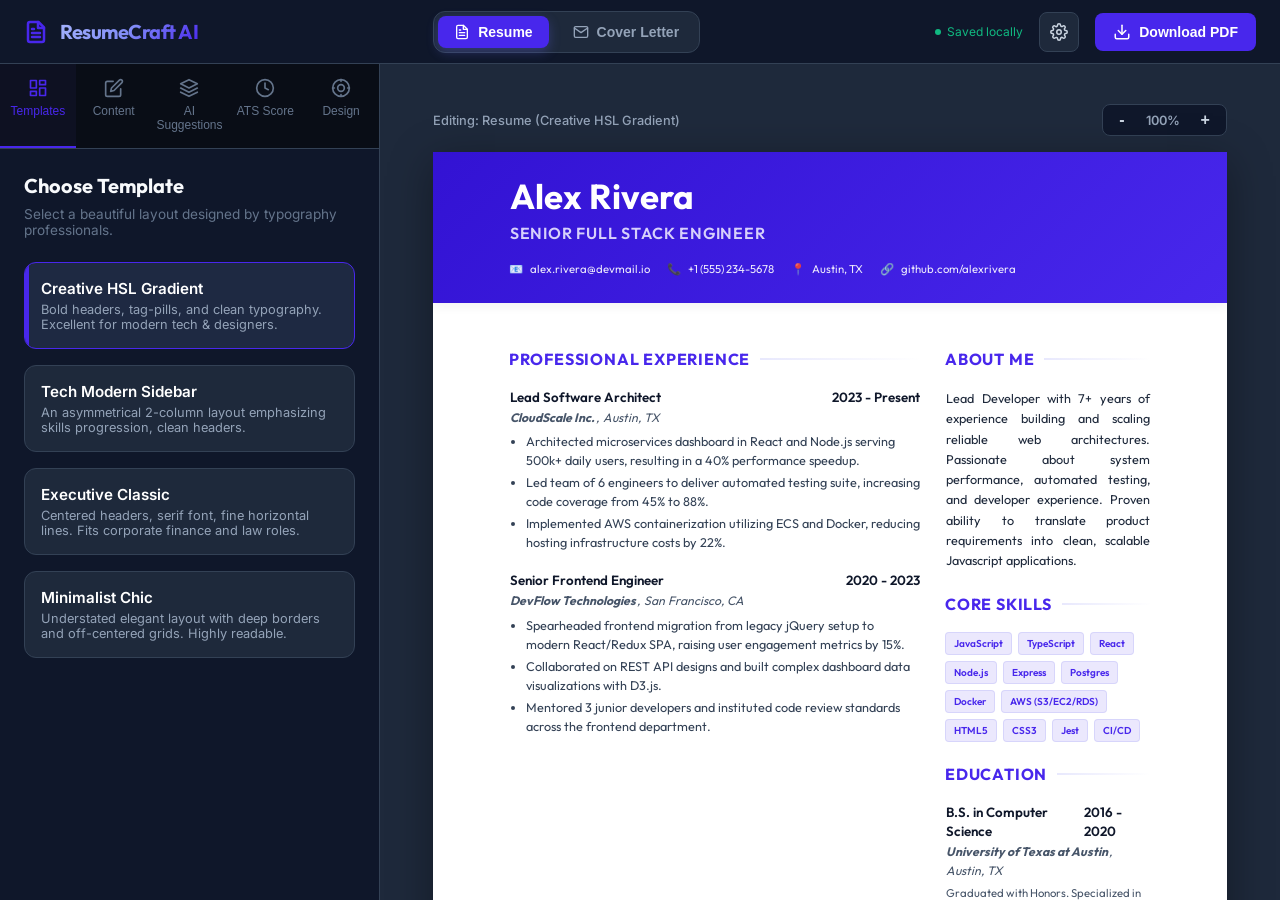
<file: index.html>
<!DOCTYPE html>
<html lang="en">
<head>
  <meta charset="UTF-8">
  <meta name="viewport" content="width=device-width, initial-scale=1.0">
  <title>ResumeCraft AI - Canva-Like AI Resume & Cover Letter Builder</title>
  <link rel="stylesheet" href="styles.css">
</head>
<body>
  <div class="app-container">
    <!-- Top Navigation Bar -->
    <header class="app-header">
      <div class="logo-section">
        <svg xmlns="http://www.w3.org/2000/svg" width="24" height="24" viewBox="0 0 24 24" fill="none" stroke="currentColor" stroke-width="2.5" stroke-linecap="round" stroke-linejoin="round">
          <path d="M14.5 2H6a2 2 0 0 0-2 2v16a2 2 0 0 0 2 2h12a2 2 0 0 0 2-2V7.5L14.5 2z"></path>
          <polyline points="14 2 14 8 20 8"></polyline>
          <line x1="16" y1="13" x2="8" y2="13"></line>
          <line x1="16" y1="17" x2="8" y2="17"></line>
          <line x1="10" y1="9" x2="8" y2="9"></line>
        </svg>
        <span class="logo-text">ResumeCraft AI</span>
      </div>
      <!-- Resume / Cover Letter Mode Switcher -->
      <div class="header-center-controls">
        <button id="tabResume" class="tab-btn active">
          <svg xmlns="http://www.w3.org/2000/svg" width="16" height="16" viewBox="0 0 24 24" fill="none" stroke="currentColor" stroke-width="2" stroke-linecap="round" stroke-linejoin="round"><path d="M14 2H6a2 2 0 0 0-2 2v16a2 2 0 0 0 2 2h12a2 2 0 0 0 2-2V8z"></path><polyline points="14 2 14 8 20 8"></polyline><line x1="16" y1="13" x2="8" y2="13"></line><line x1="16" y1="17" x2="8" y2="17"></line><polyline points="10 9 9 9 8 9"></polyline></svg>
          Resume
        </button>
        <button id="tabCoverLetter" class="tab-btn">
          <svg xmlns="http://www.w3.org/2000/svg" width="16" height="16" viewBox="0 0 24 24" fill="none" stroke="currentColor" stroke-width="2" stroke-linecap="round" stroke-linejoin="round"><path d="M4 4h16c1.1 0 2 .9 2 2v12c0 1.1-.9 2-2 2H4c-1.1 0-2-.9-2-2V6c0-1.1.9-2 2-2z"></path><polyline points="22,6 12,13 2,6"></polyline></svg>
          Cover Letter
        </button>
      </div>
      <!-- Header actions (Saving indicator, Download) -->
      <div class="header-actions">
        <div class="autosave-status saved" id="autosaveStatus">
          <span class="autosave-dot"></span>
          <span id="autosaveText">Saved locally</span>
        </div>
        <button id="settingsBtn" class="btn-secondary" style="padding: 10px; display: flex; align-items: center; justify-content: center;" title="API Settings">
          <svg xmlns="http://www.w3.org/2000/svg" width="18" height="18" viewBox="0 0 24 24" fill="none" stroke="currentColor" stroke-width="2" stroke-linecap="round" stroke-linejoin="round">
            <circle cx="12" cy="12" r="3"></circle>
            <path d="M19.4 15a1.65 1.65 0 0 0 .33 1.82l.06.06a2 2 0 1 1-2.83 2.83l-.06-.06a1.65 1.65 0 0 0-1.82-.33 1.65 1.65 0 0 0-1 1.51V21a2 2 0 0 1-4 0v-.09A1.65 1.65 0 0 0 9 19.4a1.65 1.65 0 0 0-1.82.33l-.06.06a2 2 0 1 1-2.83-2.83l.06-.06a1.65 1.65 0 0 0 .33-1.82 1.65 1.65 0 0 0-1.51-1H3a2 2 0 0 1 0-4h.09A1.65 1.65 0 0 0 4.6 9a1.65 1.65 0 0 0-.33-1.82l-.06-.06a2 2 0 1 1 2.83-2.83l.06.06a1.65 1.65 0 0 0 1.82.33H9a1.65 1.65 0 0 0 1-1.51V3a2 2 0 0 1 4 0v.09a1.65 1.65 0 0 0 1 1.51 1.65 1.65 0 0 0 1.82-.33l.06-.06a2 2 0 1 1 2.83 2.83l-.06.06a1.65 1.65 0 0 0-.33 1.82V9a1.65 1.65 0 0 0 1.51 1H21a2 2 0 0 1 0 4h-.09a1.65 1.65 0 0 0-1.51 1z"></path>
          </svg>
        </button>
        <button id="exportPdfBtn" class="btn-primary">
          <svg xmlns="http://www.w3.org/2000/svg" width="18" height="18" viewBox="0 0 24 24" fill="none" stroke="currentColor" stroke-width="2" stroke-linecap="round" stroke-linejoin="round">
            <path d="M21 15v4a2 2 0 0 1-2 2H5a2 2 0 0 1-2-2v-4"></path>
            <polyline points="7 10 12 15 17 10"></polyline>
            <line x1="12" y1="15" x2="12" y2="3"></line>
          </svg>
          Download PDF
        </button>
      </div>
    </header>
    <!-- Main Workspace Container -->
    <main class="workspace-body">
      
      <!-- Left Controls Sidebar -->
      <aside class="editor-sidebar">
        <!-- Sidebar Navigation Tabs -->
        <nav class="sidebar-tabs">
          <button class="sidebar-tab-btn active" data-target="panelTemplates">
            <svg xmlns="http://www.w3.org/2000/svg" viewBox="0 0 24 24" fill="none" stroke="currentColor" stroke-width="2" stroke-linecap="round" stroke-linejoin="round">
              <rect x="3" y="3" width="7" height="9"></rect>
              <rect x="14" y="3" width="7" height="5"></rect>
              <rect x="14" y="12" width="7" height="9"></rect>
              <rect x="3" y="16" width="7" height="5"></rect>
            </svg>
            Templates
          </button>
          <button class="sidebar-tab-btn" data-target="panelContent">
            <svg xmlns="http://www.w3.org/2000/svg" viewBox="0 0 24 24" fill="none" stroke="currentColor" stroke-width="2" stroke-linecap="round" stroke-linejoin="round">
              <path d="M11 4H4a2 2 0 0 0-2 2v14a2 2 0 0 0 2 2h14a2 2 0 0 0 2-2v-7"></path>
              <path d="M18.5 2.5a2.121 2.121 0 1 1 3 3L12 15l-4 1 1-4z"></path>
            </svg>
            Content
          </button>
          <button class="sidebar-tab-btn" data-target="panelAI">
            <svg xmlns="http://www.w3.org/2000/svg" viewBox="0 0 24 24" fill="none" stroke="currentColor" stroke-width="2" stroke-linecap="round" stroke-linejoin="round">
              <polygon points="12 2 2 7 12 12 22 7 12 2"></polygon>
              <polyline points="2 17 12 22 22 17"></polyline>
              <polyline points="2 12 12 17 22 12"></polyline>
            </svg>
            AI Suggestions
          </button>
          <button class="sidebar-tab-btn" data-target="panelATS">
            <svg xmlns="http://www.w3.org/2000/svg" viewBox="0 0 24 24" fill="none" stroke="currentColor" stroke-width="2" stroke-linecap="round" stroke-linejoin="round">
              <circle cx="12" cy="12" r="10"></circle>
              <polyline points="12 6 12 12 16 14"></polyline>
            </svg>
            ATS Score
          </button>
          <button class="sidebar-tab-btn" data-target="panelDesign">
            <svg xmlns="http://www.w3.org/2000/svg" viewBox="0 0 24 24" fill="none" stroke="currentColor" stroke-width="2" stroke-linecap="round" stroke-linejoin="round">
              <path d="M12 22c5.523 0 10-4.477 10-10S17.523 2 12 2 2 6.477 2 12s4.477 10 10 10z"></path>
              <path d="M12 16a4 4 0 1 0 0-8 4 4 0 0 0 0 8z"></path>
              <line x1="12" y1="2" x2="12" y2="4"></line>
              <line x1="12" y1="20" x2="12" y2="22"></line>
              <line x1="2" y1="12" x2="4" y2="12"></line>
              <line x1="20" y1="12" x2="22" y2="12"></line>
            </svg>
            Design
          </button>
        </nav>
        <!-- Sidebar Content Panels -->
        <div class="panel-container">
          
          <!-- Panel 1: Templates -->
          <div class="panel-content active" id="panelTemplates">
            <h2 class="panel-title">Choose Template</h2>
            <p class="panel-desc">Select a beautiful layout designed by typography professionals.</p>
            <div class="templates-grid">
              <div class="template-card active" data-template="creative">
                <div class="template-card-title">Creative HSL Gradient</div>
                <div class="template-card-desc">Bold headers, tag-pills, and clean typography. Excellent for modern tech & designers.</div>
              </div>
              <div class="template-card" data-template="tech">
                <div class="template-card-title">Tech Modern Sidebar</div>
                <div class="template-card-desc">An asymmetrical 2-column layout emphasizing skills progression, clean headers.</div>
              </div>
              <div class="template-card" data-template="executive">
                <div class="template-card-title">Executive Classic</div>
                <div class="template-card-desc">Centered headers, serif font, fine horizontal lines. Fits corporate finance and law roles.</div>
              </div>
              <div class="template-card" data-template="minimalist">
                <div class="template-card-title">Minimalist Chic</div>
                <div class="template-card-desc">Understated elegant layout with deep borders and off-centered grids. Highly readable.</div>
              </div>
            </div>
          </div>
          <!-- Panel 2: Form Content Inputs -->
          <div class="panel-content" id="panelContent">
            <h2 class="panel-title">Fill Information</h2>
            <p class="panel-desc">All fields dynamically update in real-time on the canvas. You can edit directly on the page too!</p>
            
            <form id="contentForm">
              
              <!-- Section: Contact Details -->
              <div class="form-section-head">
                <span class="form-section-title">Contact Information</span>
              </div>
              <div class="form-group">
                <label for="inputName">Full Name</label>
                <input type="text" id="inputName" class="form-input" placeholder="John Doe">
              </div>
              <div class="form-group">
                <label for="inputTitle">Professional Title</label>
                <input type="text" id="inputTitle" class="form-input" placeholder="Senior Software Engineer">
              </div>
              <div class="form-group">
                <label for="inputEmail">Email Address</label>
                <input type="email" id="inputEmail" class="form-input" placeholder="john.doe@example.com">
              </div>
              <div class="form-group">
                <label for="inputPhone">Phone Number</label>
                <input type="text" id="inputPhone" class="form-input" placeholder="+1 (555) 019-2834">
              </div>
              <div class="form-group">
                <label for="inputLocation">Location</label>
                <input type="text" id="inputLocation" class="form-input" placeholder="San Francisco, CA">
              </div>
              <div class="form-group">
                <label for="inputLink">Portfolio / LinkedIn</label>
                <input type="text" id="inputLink" class="form-input" placeholder="linkedin.com/in/johndoe">
              </div>
              <!-- Section: Professional Summary -->
              <div class="form-section-head">
                <span class="form-section-title">Professional Summary</span>
              </div>
              <div class="form-group">
                <label for="inputSummary">Summary Paragraph</label>
                <textarea id="inputSummary" class="form-input" rows="4" placeholder="Briefly describe your career, main expertise, and key contributions."></textarea>
              </div>
              <!-- Section: Skills -->
              <div class="form-section-head">
                <span class="form-section-title">Core Skills</span>
              </div>
              <div class="form-group">
                <label for="inputSkills">Skills (comma separated)</label>
                <textarea id="inputSkills" class="form-input" rows="3" placeholder="JavaScript, React, Node.js, Project Management, Agile, SQL"></textarea>
              </div>
              <!-- Section: Experience -->
              <div class="form-section-head">
                <span class="form-section-title">Work Experience</span>
              </div>
              <div id="formExperienceList">
                <!-- Experience items dynamically injected here -->
              </div>
              <button type="button" id="btnAddExperience" class="add-btn">
                <svg xmlns="http://www.w3.org/2000/svg" width="16" height="16" viewBox="0 0 24 24" fill="none" stroke="currentColor" stroke-width="2" stroke-linecap="round" stroke-linejoin="round"><line x1="12" y1="5" x2="12" y2="19"></line><line x1="5" y1="12" x2="19" y2="12"></line></svg>
                Add Work Experience
              </button>
              <!-- Section: Education -->
              <div class="form-section-head">
                <span class="form-section-title">Education</span>
              </div>
              <div id="formEducationList">
                <!-- Education items dynamically injected here -->
              </div>
              <button type="button" id="btnAddEducation" class="add-btn">
                <svg xmlns="http://www.w3.org/2000/svg" width="16" height="16" viewBox="0 0 24 24" fill="none" stroke="currentColor" stroke-width="2" stroke-linecap="round" stroke-linejoin="round"><line x1="12" y1="5" x2="12" y2="19"></line><line x1="5" y1="12" x2="19" y2="12"></line></svg>
                Add Education
              </button>
              <!-- Section: Target Job for Cover Letter & ATS -->
              <div class="form-section-head">
                <span class="form-section-title">Target Job Details</span>
              </div>
              <div class="form-group">
                <label for="inputTargetCompany">Hiring Company Name</label>
                <input type="text" id="inputTargetCompany" class="form-input" placeholder="Google Inc.">
              </div>
              <div class="form-group">
                <label for="inputTargetJob">Target Job Title</label>
                <input type="text" id="inputTargetJob" class="form-input" placeholder="Senior Frontend Developer">
              </div>
              <div class="form-group">
                <label for="inputJobDesc">Job Description (For ATS Scan)</label>
                <textarea id="inputJobDesc" class="form-input" rows="4" placeholder="Paste the job description keywords here to check your ATS compatibility."></textarea>
              </div>
            </form>
          </div>
          <!-- Panel 3: AI Assistant Panel -->
          <div class="panel-content" id="panelAI">
            <h2 class="panel-title">AI Content Assistant</h2>
            <p class="panel-desc">Generate tailored content with Gemini AI or select a domain for offline suggestions.</p>
            
            <div class="form-group">
              <label for="aiJobSelect">Select Job Domain</label>
              <select id="aiJobSelect" class="form-input">
                <option value="software">Software Engineering</option>
                <option value="product">Product Management</option>
                <option value="marketing">Marketing Specialist</option>
                <option value="data">Data Analyst</option>
                <option value="finance">Financial Analyst</option>
                <option value="customer">Customer Success / Support</option>
              </select>
            </div>

            <!-- Live AI Actions -->
            <div class="ai-live-actions" style="margin-bottom: 24px; background-color: #1e293b; padding: 14px; border-radius: 12px; border: 1px solid var(--dark-border);">
              <span class="ai-pill" style="margin-bottom: 8px;">Gemini Live AI</span>
              <p style="font-size: 0.75rem; color: #94a3b8; margin-bottom: 12px; line-height: 1.4;">
                Generate customized resume sections or a full cover letter. (Requires API Key in Settings)
              </p>
              <button type="button" id="btnAiSummary" class="btn-primary" style="width: 100%; margin-bottom: 8px; justify-content: center; gap: 8px; font-size: 0.8rem; padding: 8px 12px;">
                <svg xmlns="http://www.w3.org/2000/svg" width="14" height="14" viewBox="0 0 24 24" fill="none" stroke="currentColor" stroke-width="2.5" stroke-linecap="round" stroke-linejoin="round">
                  <path d="M12 20h9"></path>
                  <path d="M16.5 3.5a2.121 2.121 0 0 1 3 3L7 19l-4 1 1-4L16.5 3.5z"></path>
                </svg>
                Write Tailored Summary
              </button>
              <button type="button" id="btnAiCoverLetter" class="btn-primary" style="width: 100%; margin-bottom: 8px; justify-content: center; gap: 8px; font-size: 0.8rem; padding: 8px 12px; background: linear-gradient(135deg, #8b5cf6 0%, #6366f1 100%);">
                <svg xmlns="http://www.w3.org/2000/svg" width="14" height="14" viewBox="0 0 24 24" fill="none" stroke="currentColor" stroke-width="2" stroke-linecap="round" stroke-linejoin="round">
                  <path d="M4 4h16c1.1 0 2 .9 2 2v12c0 1.1-.9 2-2 2H4c-1.1 0-2-.9-2-2V6c0-1.1.9-2 2-2z"></path>
                  <polyline points="22,6 12,13 2,6"></polyline>
                </svg>
                Generate Cover Letter
              </button>
              <button type="button" id="btnAiEnhanceExperience" class="btn-secondary" style="width: 100%; justify-content: center; gap: 8px; font-size: 0.8rem; padding: 8px 12px;">
                <svg xmlns="http://www.w3.org/2000/svg" width="14" height="14" viewBox="0 0 24 24" fill="none" stroke="currentColor" stroke-width="2" stroke-linecap="round" stroke-linejoin="round">
                  <polygon points="12 2 2 7 12 12 22 7 12 2"></polygon>
                  <polyline points="2 17 12 22 22 17"></polyline>
                  <polyline points="2 12 12 17 22 12"></polyline>
                </svg>
                STAR Method Experience Tailor
              </button>
            </div>

            <!-- Suggestion Areas -->
            <div class="ai-suggest-box">
              <span class="ai-pill">Offline Sample Summaries</span>
              <div id="aiSummarySuggestions">
                <!-- JS populated summaries -->
              </div>
            </div>
            <div class="ai-suggest-box" style="margin-top: 20px;">
              <span class="ai-pill">Offline Sample Bullet Points</span>
              <div id="aiExperienceSuggestions">
                <!-- JS populated bullet items -->
              </div>
            </div>
          </div>
          <!-- Panel 4: ATS Score -->
          <div class="panel-content" id="panelATS">
            <h2 class="panel-title">ATS Resume Scanner</h2>
            <p class="panel-desc">Evaluate your resume content against the pasted Job Description in real-time.</p>
            
            <div class="ats-score-container">
              <div class="ats-score-ring-wrap">
                <svg class="ats-score-ring">
                  <circle class="ats-score-ring-bg" cx="60" cy="60" r="50"></circle>
                  <circle id="atsProgressRing" class="ats-score-ring-progress" cx="60" cy="60" r="50"></circle>
                </svg>
                <div class="ats-score-value" id="atsScoreVal">0%</div>
              </div>
              <h3 style="color: white; margin-bottom: 6px;" id="atsStatusLabel">Needs Information</h3>
              <p style="font-size: 0.8rem; color: #94a3b8;" id="atsMessageLabel">Paste a Job Description in Content Tab & write summary/skills to get dynamic compatibility scores.</p>
            </div>
            
            <button type="button" id="btnAiAtsScan" class="btn-primary" style="width: 100%; margin-bottom: 24px; justify-content: center; gap: 8px; font-size: 0.8rem; padding: 8px 12px; background: linear-gradient(135deg, #10b981 0%, #059669 100%);">
              <svg xmlns="http://www.w3.org/2000/svg" width="14" height="14" viewBox="0 0 24 24" fill="none" stroke="currentColor" stroke-width="2" stroke-linecap="round" stroke-linejoin="round">
                <circle cx="11" cy="11" r="8"></circle>
                <line x1="21" y1="21" x2="16.65" y2="16.65"></line>
              </svg>
              AI Deep Match Analysis
            </button>
            
            <h3 class="form-section-title" style="margin-bottom: 12px;">ATS Recommendations</h3>
            <div class="ats-feedback-list" id="atsFeedbackList">
              <div class="ats-feedback-item missing">
                <div>
                  <strong>Missing Target Job Keywords</strong>
                  <p style="margin-top: 4px;">Paste the Target Job Description under the Content tab so we can check missing technical terms.</p>
                </div>
              </div>
            </div>
          </div>
          <!-- Panel 5: Design Options -->
          <div class="panel-content" id="panelDesign">
            <h2 class="panel-title">Customize Appearance</h2>
            <p class="panel-desc">Change the primary layout color palette and global typography sizes instantly.</p>
            
            <div class="form-group">
              <label>Theme Color Accent</label>
              <div class="theme-picker">
                <!-- HSL: 250 Indigo -->
                <div class="color-option selected" style="background-color: #6366f1;" data-hue="250" data-sat="84%" data-light="54%"></div>
                <!-- HSL: 142 Emerald -->
                <div class="color-option" style="background-color: #10b981;" data-hue="142" data-sat="70%" data-light="45%"></div>
                <!-- HSL: 346 Rose/Pink -->
                <div class="color-option" style="background-color: #f43f5e;" data-hue="346" data-sat="91%" data-light="60%"></div>
                <!-- HSL: 200 Light Blue -->
                <div class="color-option" style="background-color: #0ea5e9;" data-hue="200" data-sat="95%" data-light="49%"></div>
                <!-- HSL: 24 Slate / Bronze -->
                <div class="color-option" style="background-color: #d97706;" data-hue="37" data-sat="90%" data-light="50%"></div>
                <!-- HSL: 271 Violet -->
                <div class="color-option" style="background-color: #8b5cf6;" data-hue="271" data-sat="91%" data-light="65%"></div>
              </div>
            </div>
            <div class="form-group">
              <label for="fontSelect">Base Typography Pairing</label>
              <select id="fontSelect" class="form-input">
                <option value="sans-inter">Modern Sans-Serif (Inter + Outfit)</option>
                <option value="serif-classic">Corporate Serif (Lora + Playfair)</option>
                <option value="minimalist-clean">Minimalist Monospace (Fira + Inter)</option>
              </select>
            </div>
            <div class="form-group" style="margin-top: 24px;">
              <button type="button" id="btnAutoFill" class="btn-secondary" style="width: 100%; display: flex; justify-content: center; gap: 8px;">
                <svg xmlns="http://www.w3.org/2000/svg" width="16" height="16" viewBox="0 0 24 24" fill="none" stroke="currentColor" stroke-width="2" stroke-linecap="round" stroke-linejoin="round"><path d="M20.84 4.61a5.5 5.5 0 0 0-7.78 0L12 5.67l-1.06-1.06a5.5 5.5 0 0 0-7.78 7.78l1.06 1.06L12 21.23l7.78-7.78 1.06-1.06a5.5 5.5 0 0 0 0-7.78z"></path></svg>
                Auto-Fill with Sample Data
              </button>
            </div>
            
            <div class="form-group" style="margin-top: 12px;">
              <button type="button" id="btnReset" class="btn-secondary" style="width: 100%; display: flex; justify-content: center; gap: 8px; border-color: #ef4444; color: #ef4444;">
                <svg xmlns="http://www.w3.org/2000/svg" width="16" height="16" viewBox="0 0 24 24" fill="none" stroke="currentColor" stroke-width="2" stroke-linecap="round" stroke-linejoin="round"><polyline points="3 6 5 6 21 6"></polyline><path d="M19 6v14a2 2 0 0 1-2 2H7a2 2 0 0 1-2-2V6m3 0V4a2 2 0 0 1 2-2h4a2 2 0 0 1 2 2v2"></path><line x1="10" y1="11" x2="10" y2="17"></line><line x1="14" y1="11" x2="14" y2="17"></line></svg>
                Reset Builder Data
              </button>
            </div>
          </div>
        </div>
      </aside>
      <!-- Right Viewport Canvas Container -->
      <section class="canvas-viewport" id="canvasViewport">
        <!-- Canvas toolbar (Document info & Zoom controls) -->
        <div class="canvas-toolbar">
          <div style="font-weight: 500;" id="activeDocTitle">Editing: Resume (Creative HSL Gradient)</div>
          <div class="zoom-controls">
            <button class="zoom-btn" id="zoomOut">-</button>
            <span id="zoomLabel" style="min-width: 48px; text-align: center; font-weight: 600;">100%</span>
            <button class="zoom-btn" id="zoomIn">+</button>
          </div>
        </div>
        <!-- Dynamic A4 Document Sheet Frame -->
        <article class="document-page tmpl-creative" id="documentPage">
          <!-- Template HTML is dynamically injected here based on state.js -->
        </article>
      </section>
    </main>
  </div>

  <!-- Settings Modal -->
  <div id="settingsModal" class="modal-overlay" style="display: none;">
    <div class="modal-content">
      <div class="modal-header">
        <h3 class="modal-title" style="font-family: var(--font-title); font-weight: 700; color: white; margin: 0;">API Configuration</h3>
        <button id="closeSettingsBtn" class="modal-close" style="background: none; border: none; color: #94a3b8; font-size: 1.5rem; cursor: pointer; line-height: 1;">&times;</button>
      </div>
      <div class="modal-body" style="padding-top: 16px; padding-bottom: 16px;">
        <div class="form-group" style="margin-bottom: 0;">
          <label for="inputApiKey" style="display: block; font-size: 0.8rem; font-weight: 500; color: #94a3b8; margin-bottom: 6px;">Gemini API Key</label>
          <input type="password" id="inputApiKey" class="form-input" placeholder="Enter Gemini API key (AIzaSy...)">
          <p class="help-text" style="font-size: 0.75rem; color: #64748b; margin-top: 8px; line-height: 1.4;">
            Your API key is saved locally in your browser's <code>localStorage</code> and is sent directly to Google Gemini API servers.
          </p>
        </div>
      </div>
      <div class="modal-footer" style="display: flex; justify-content: flex-end; gap: 8px;">
        <button id="saveSettingsBtn" class="btn-primary" style="width: 100%; justify-content: center;">Save Key</button>
      </div>
    </div>
  </div>

  <!-- Main logic scripts -->
  <script src="app.js"></script>
</body>
</html>
</file>
<file: styles.css>
/* Import Premium Google Fonts */
@import url('https://fonts.googleapis.com/css2?family=Inter:wght@300;400;500;600;700&family=Playfair+Display:ital,wght@0,400;0,600;0,700;1,400&family=Outfit:wght@300;400;500;600;700&family=Lora:ital,wght@0,400;0,500;0,600;0,700;1,400&family=Fira+Code:wght@400;500&display=swap');
/* Global Design System Variables */
:root {
  --primary-hue: 250; /* Indigo defaults */
  --primary-saturation: 84%;
  --primary-lightness: 54%;
  
  --primary: hsl(var(--primary-hue), var(--primary-saturation), var(--primary-lightness));
  --primary-hover: hsl(var(--primary-hue), var(--primary-saturation), calc(var(--primary-lightness) - 8%));
  --primary-light: hsl(var(--primary-hue), var(--primary-saturation), 95%);
  --primary-semi: rgba(99, 102, 241, 0.15);
  
  --dark-bg: #0f172a;
  --dark-panel: #1e293b;
  --dark-border: #334155;
  --dark-text: #f8fafc;
  
  --light-bg: #f8fafc;
  --light-panel: #ffffff;
  --light-border: #e2e8f0;
  --light-text: #0f172a;
  
  --transition-smooth: all 0.3s cubic-bezier(0.4, 0, 0.2, 1);
  --font-sans: 'Inter', sans-serif;
  --font-serif: 'Lora', serif;
  --font-title: 'Outfit', sans-serif;
}
/* Base Styles */
* {
  box-sizing: border-box;
  margin: 0;
  padding: 0;
}
body {
  font-family: var(--font-sans);
  background-color: #0b0f19;
  color: var(--dark-text);
  overflow: hidden;
  height: 100vh;
}
/* App Layout Grid (Canva-like structure) */
.app-container {
  display: grid;
  grid-template-rows: 64px 1fr;
  height: 100vh;
  width: 100vw;
}
/* Header Styling */
.app-header {
  background-color: #0f172a;
  border-bottom: 1px solid var(--dark-border);
  display: flex;
  align-items: center;
  justify-content: space-between;
  padding: 0 24px;
  z-index: 50;
  color: white;
}
.logo-section {
  display: flex;
  align-items: center;
  gap: 12px;
}
.logo-section svg {
  color: var(--primary);
}
.logo-text {
  font-family: var(--font-title);
  font-weight: 700;
  font-size: 1.25rem;
  letter-spacing: -0.025em;
  background: linear-gradient(135deg, #a5b4fc 0%, #818cf8 50%, var(--primary) 100%);
  -webkit-background-clip: text;
  -webkit-text-fill-color: transparent;
}
.header-center-controls {
  display: flex;
  align-items: center;
  gap: 8px;
  background-color: #1e293b;
  padding: 4px;
  border-radius: 12px;
  border: 1px solid var(--dark-border);
}
.tab-btn {
  background: none;
  border: none;
  color: #94a3b8;
  padding: 8px 16px;
  border-radius: 8px;
  font-weight: 600;
  font-size: 0.875rem;
  cursor: pointer;
  display: flex;
  align-items: center;
  gap: 8px;
  transition: var(--transition-smooth);
}
.tab-btn:hover {
  color: #f1f5f9;
}
.tab-btn.active {
  background-color: var(--primary);
  color: white;
  box-shadow: 0 4px 12px rgba(99, 102, 241, 0.3);
}
.header-actions {
  display: flex;
  align-items: center;
  gap: 16px;
}
.autosave-status {
  display: flex;
  align-items: center;
  gap: 6px;
  font-size: 0.75rem;
  color: #64748b;
  transition: var(--transition-smooth);
}
.autosave-status.saving {
  color: #f59e0b;
}
.autosave-status.saved {
  color: #10b981;
}
.autosave-dot {
  width: 6px;
  height: 6px;
  border-radius: 50%;
  background-color: currentColor;
}
/* Workspace Frame */
.workspace-body {
  display: grid;
  grid-template-columns: 380px 1fr;
  height: 100%;
  overflow: hidden;
  background-color: #0b0f19;
}
/* Sidebar Styling */
.editor-sidebar {
  background-color: #0f172a;
  border-right: 1px solid var(--dark-border);
  display: flex;
  flex-direction: column;
  overflow: hidden;
  height: 100%;
}
.sidebar-tabs {
  display: flex;
  border-bottom: 1px solid var(--dark-border);
  background-color: #090d16;
}
.sidebar-tab-btn {
  flex: 1;
  background: none;
  border: none;
  color: #64748b;
  padding: 14px 0;
  font-size: 0.75rem;
  font-weight: 500;
  cursor: pointer;
  display: flex;
  flex-direction: column;
  align-items: center;
  gap: 6px;
  transition: var(--transition-smooth);
  border-bottom: 2px solid transparent;
}
.sidebar-tab-btn:hover {
  color: #cbd5e1;
}
.sidebar-tab-btn.active {
  color: var(--primary);
  border-bottom-color: var(--primary);
  background-color: rgba(99, 102, 241, 0.05);
}
.sidebar-tab-btn svg {
  width: 20px;
  height: 20px;
}
/* Panel Contents */
.panel-container {
  flex: 1;
  overflow-y: auto;
  padding: 24px;
}
.panel-content {
  display: none;
  animation: fadeIn 0.25s ease-out forwards;
}
.panel-content.active {
  display: block;
}
@keyframes fadeIn {
  from { opacity: 0; transform: translateY(4px); }
  to { opacity: 1; transform: translateY(0); }
}
.panel-title {
  font-family: var(--font-title);
  font-size: 1.25rem;
  font-weight: 700;
  margin-bottom: 8px;
  color: #f8fafc;
}
.panel-desc {
  font-size: 0.85rem;
  color: #64748b;
  margin-bottom: 24px;
}
/* Theme Picker Styles */
.theme-picker {
  display: flex;
  gap: 10px;
  margin-bottom: 24px;
}
.color-option {
  width: 32px;
  height: 32px;
  border-radius: 50%;
  cursor: pointer;
  border: 3px solid transparent;
  transition: var(--transition-smooth);
}
.color-option:hover {
  transform: scale(1.1);
}
.color-option.selected {
  border-color: #f8fafc;
  box-shadow: 0 0 12px var(--primary);
}
/* Templates list */
.templates-grid {
  display: grid;
  grid-template-columns: 1fr;
  gap: 16px;
}
.template-card {
  background-color: #1e293b;
  border: 1px solid var(--dark-border);
  border-radius: 12px;
  padding: 16px;
  cursor: pointer;
  transition: var(--transition-smooth);
  position: relative;
  overflow: hidden;
}
.template-card::before {
  content: '';
  position: absolute;
  top: 0;
  left: 0;
  width: 4px;
  height: 100%;
  background-color: var(--primary);
  opacity: 0;
  transition: var(--transition-smooth);
}
.template-card:hover {
  transform: translateY(-2px);
  border-color: #475569;
  background-color: #243249;
}
.template-card.active {
  border-color: var(--primary);
  background-color: #1e2942;
}
.template-card.active::before {
  opacity: 1;
}
.template-card-title {
  font-weight: 600;
  color: white;
  margin-bottom: 4px;
  font-size: 0.95rem;
}
.template-card-desc {
  font-size: 0.8rem;
  color: #94a3b8;
}
/* Forms Content styling */
.form-section-head {
  display: flex;
  align-items: center;
  justify-content: space-between;
  margin-top: 24px;
  margin-bottom: 12px;
  border-bottom: 1px solid var(--dark-border);
  padding-bottom: 6px;
}
.form-section-title {
  font-size: 0.9rem;
  font-weight: 600;
  color: #94a3b8;
  text-transform: uppercase;
  letter-spacing: 0.05em;
}
.form-group {
  margin-bottom: 16px;
}
.form-group label {
  display: block;
  font-size: 0.8rem;
  font-weight: 500;
  color: #94a3b8;
  margin-bottom: 6px;
}
.form-input {
  width: 100%;
  background-color: #1e293b;
  border: 1px solid var(--dark-border);
  border-radius: 8px;
  padding: 10px 14px;
  color: white;
  font-family: var(--font-sans);
  font-size: 0.875rem;
  transition: var(--transition-smooth);
}
.form-input:focus {
  outline: none;
  border-color: var(--primary);
  box-shadow: 0 0 0 2px var(--primary-semi);
}
.form-input::placeholder {
  color: #475569;
}
textarea.form-input {
  resize: vertical;
  min-height: 80px;
}
.dynamic-item-card {
  background-color: #1e293b;
  border: 1px solid var(--dark-border);
  border-radius: 8px;
  padding: 14px;
  margin-bottom: 12px;
  position: relative;
}
.remove-btn {
  position: absolute;
  top: 10px;
  right: 10px;
  background: none;
  border: none;
  color: #ef4444;
  cursor: pointer;
  font-size: 0.8rem;
  display: flex;
  align-items: center;
  gap: 4px;
  opacity: 0.7;
  transition: var(--transition-smooth);
}
.remove-btn:hover {
  opacity: 1;
}
.add-btn {
  background: none;
  border: 1px dashed var(--primary);
  border-radius: 8px;
  color: var(--primary);
  width: 100%;
  padding: 10px;
  font-weight: 600;
  font-size: 0.85rem;
  cursor: pointer;
  display: flex;
  align-items: center;
  justify-content: center;
  gap: 8px;
  transition: var(--transition-smooth);
}
.add-btn:hover {
  background-color: var(--primary-semi);
}
/* AI Suggestions View styling */
.ai-suggest-box {
  background-color: #1e293b;
  border: 1px solid var(--dark-border);
  border-radius: 12px;
  padding: 16px;
  margin-top: 16px;
}
.ai-pill {
  display: inline-flex;
  align-items: center;
  gap: 6px;
  background: linear-gradient(135deg, rgba(99, 102, 241, 0.2) 0%, rgba(168, 85, 247, 0.2) 100%);
  border: 1px solid rgba(99, 102, 241, 0.4);
  padding: 4px 10px;
  border-radius: 9999px;
  font-size: 0.75rem;
  color: #c084fc;
  font-weight: 600;
  margin-bottom: 12px;
}
.ai-suggest-item {
  background-color: #0f172a;
  border: 1px solid var(--dark-border);
  border-radius: 8px;
  padding: 12px;
  margin-bottom: 10px;
  font-size: 0.825rem;
  line-height: 1.4;
  color: #cbd5e1;
  cursor: pointer;
  transition: var(--transition-smooth);
  position: relative;
}
.ai-suggest-item:hover {
  border-color: var(--primary);
  background-color: #1e293b;
  color: white;
}
.ai-suggest-item::after {
  content: 'Click to Insert';
  position: absolute;
  bottom: 8px;
  right: 12px;
  font-size: 0.7rem;
  color: var(--primary);
  opacity: 0;
  transition: var(--transition-smooth);
  font-weight: 600;
}
.ai-suggest-item:hover::after {
  opacity: 1;
}
/* ATS Checker Tab Styling */
.ats-score-container {
  display: flex;
  flex-direction: column;
  align-items: center;
  text-align: center;
  background-color: #1e293b;
  padding: 24px;
  border-radius: 12px;
  border: 1px solid var(--dark-border);
  margin-bottom: 24px;
}
.ats-score-ring-wrap {
  position: relative;
  width: 120px;
  height: 120px;
  display: flex;
  align-items: center;
  justify-content: center;
  margin-bottom: 16px;
}
.ats-score-ring {
  transform: rotate(-90deg);
  width: 100%;
  height: 100%;
}
.ats-score-ring circle {
  fill: none;
  stroke-width: 8;
}
.ats-score-ring-bg {
  stroke: #0f172a;
}
.ats-score-ring-progress {
  stroke: var(--primary);
  stroke-dasharray: 314.16;
  stroke-dashoffset: 314.16;
  stroke-linecap: round;
  transition: stroke-dashoffset 0.8s ease-in-out;
}
.ats-score-value {
  position: absolute;
  font-size: 1.75rem;
  font-weight: 700;
  color: white;
  font-family: var(--font-title);
}
.ats-feedback-list {
  display: flex;
  flex-direction: column;
  gap: 12px;
}
.ats-feedback-item {
  display: flex;
  gap: 12px;
  font-size: 0.8rem;
  line-height: 1.4;
  color: #cbd5e1;
  background-color: #1e293b;
  padding: 12px;
  border-radius: 8px;
  border-left: 3px solid #10b981;
}
.ats-feedback-item.missing {
  border-left-color: #f59e0b;
}
.ats-keyword-pill {
  display: inline-block;
  background-color: #0f172a;
  color: #94a3b8;
  padding: 2px 8px;
  border-radius: 4px;
  font-size: 0.7rem;
  margin: 2px;
  border: 1px solid var(--dark-border);
}
/* Canvas Viewport */
.canvas-viewport {
  background-color: #1e293b;
  overflow: auto;
  position: relative;
  display: flex;
  flex-direction: column;
  align-items: center;
  padding: 40px;
  height: 100%;
  scrollbar-width: thin;
}
.canvas-toolbar {
  display: flex;
  align-items: center;
  justify-content: space-between;
  width: 210mm;
  margin-bottom: 16px;
  color: #94a3b8;
  font-size: 0.8rem;
}
.zoom-controls {
  display: flex;
  align-items: center;
  gap: 8px;
  background-color: #0f172a;
  padding: 4px 10px;
  border-radius: 8px;
  border: 1px solid var(--dark-border);
}
.zoom-btn {
  background: none;
  border: none;
  color: #cbd5e1;
  cursor: pointer;
  font-size: 1rem;
  font-weight: bold;
  padding: 2px 6px;
  border-radius: 4px;
}
.zoom-btn:hover {
  background-color: #1e293b;
}
/* Dynamic Page canvas representation */
.document-page {
  width: 210mm;
  min-height: 297mm;
  background-color: white;
  color: #1e293b;
  box-shadow: 0 10px 40px rgba(0, 0, 0, 0.35);
  position: relative;
  transition: transform 0.2s ease-out;
  transform-origin: top center;
  margin-bottom: 40px;
  overflow: hidden;
}
/* Canvas editable interactive styling */
[contenteditable="true"] {
  outline: none;
  border: 1px dashed transparent;
  transition: var(--transition-smooth);
}
[contenteditable="true"]:hover {
  border-color: var(--primary);
  background-color: rgba(99, 102, 241, 0.05);
  cursor: text;
}
[contenteditable="true"]:focus {
  border-color: var(--primary);
  background-color: rgba(99, 102, 241, 0.1);
  box-shadow: 0 0 4px rgba(99, 102, 241, 0.4);
}
/* Action Buttons Styling */
.btn-primary {
  background-color: var(--primary);
  color: white;
  border: none;
  border-radius: 8px;
  padding: 10px 18px;
  font-weight: 600;
  font-size: 0.875rem;
  cursor: pointer;
  transition: var(--transition-smooth);
  display: flex;
  align-items: center;
  gap: 8px;
  text-decoration: none;
}
.btn-primary:hover {
  background-color: var(--primary-hover);
  box-shadow: 0 4px 12px rgba(99, 102, 241, 0.3);
}
.btn-secondary {
  background-color: #1e293b;
  color: #cbd5e1;
  border: 1px solid var(--dark-border);
  border-radius: 8px;
  padding: 10px 18px;
  font-weight: 600;
  font-size: 0.875rem;
  cursor: pointer;
  transition: var(--transition-smooth);
  display: flex;
  align-items: center;
  gap: 8px;
}
.btn-secondary:hover {
  background-color: #243249;
  color: white;
  border-color: #475569;
}
/*************************************************
 * RESUME & COVER LETTER TEMPLATES STYLING
 *************************************************/
/* Resume global base class inside pages */
.resume-wrapper, .cover-letter-wrapper {
  padding: 24mm 20mm;
  min-height: 297mm;
  box-sizing: border-box;
  font-size: 9.5pt;
  line-height: 1.5;
  display: flex;
  flex-direction: column;
}
/* Common elements across templates to override */
.r-name {
  font-family: var(--font-title);
  font-weight: 700;
  font-size: 24pt;
  line-height: 1.1;
  color: #0f172a;
}
.r-title {
  font-size: 12pt;
  font-weight: 600;
  color: var(--primary);
  text-transform: uppercase;
  letter-spacing: 0.05em;
  margin-top: 4px;
}
.r-contact-item {
  display: flex;
  align-items: center;
  gap: 6px;
}
.r-section-title {
  font-family: var(--font-title);
  font-size: 11.5pt;
  font-weight: 700;
  text-transform: uppercase;
  letter-spacing: 0.05em;
  color: #0f172a;
  border-bottom: 2px solid #e2e8f0;
  padding-bottom: 4px;
  margin-bottom: 12px;
  margin-top: 20px;
}
.r-grid-2 {
  display: grid;
  grid-template-columns: 2fr 1fr;
  gap: 24px;
  flex-grow: 1;
}
.r-item {
  margin-bottom: 14px;
}
.r-item-header {
  display: flex;
  justify-content: space-between;
  align-items: baseline;
  font-weight: 600;
  font-size: 10pt;
  color: #1e293b;
}
.r-item-sub {
  font-style: italic;
  color: #475569;
  font-size: 9.2pt;
  margin-bottom: 4px;
}
.r-bullet-list {
  padding-left: 16px;
  margin-top: 4px;
  color: #334155;
}
.r-bullet-list li {
  margin-bottom: 3px;
}
.r-skills-list {
  display: flex;
  flex-wrap: wrap;
  gap: 6px;
  margin-top: 8px;
}
.r-skill-tag {
  background-color: var(--primary-light);
  color: var(--primary);
  border: 1px solid var(--primary-semi);
  font-size: 7.5pt;
  font-weight: 600;
  padding: 3px 8px;
  border-radius: 4px;
}
/* ===============================================
   1. CREATIVE GRADIENT TEMPLATE
   =============================================== */
.tmpl-creative .resume-wrapper, 
.tmpl-creative .cover-letter-wrapper {
  padding-top: 0px;
  font-family: 'Outfit', sans-serif;
}
.tmpl-creative .creative-header {
  background: linear-gradient(135deg, hsl(var(--primary-hue), var(--primary-saturation), 45%) 0%, var(--primary) 100%);
  color: white;
  padding: 24px 20mm;
  margin-left: -20mm;
  margin-right: -20mm;
  margin-bottom: 24px;
  box-shadow: 0 4px 10px rgba(0,0,0,0.05);
}
.tmpl-creative .r-name {
  color: white;
  font-size: 26pt;
}
.tmpl-creative .r-title {
  color: hsl(var(--primary-hue), var(--primary-saturation), 90%);
}
.tmpl-creative .creative-contact-bar {
  display: flex;
  flex-wrap: wrap;
  gap: 16px;
  margin-top: 14px;
  font-size: 8.5pt;
  color: rgba(255, 255, 255, 0.9);
}
.tmpl-creative .r-section-title {
  border-bottom: none;
  display: flex;
  align-items: center;
  gap: 10px;
  color: var(--primary);
  font-size: 12pt;
}
.tmpl-creative .r-section-title::after {
  content: '';
  flex: 1;
  height: 2px;
  background: linear-gradient(to right, var(--primary-semi), transparent);
}
.tmpl-creative .r-item-header {
  color: #0f172a;
}
/* ===============================================
   2. TECH MODERN TEMPLATE (2 Column layout)
   =============================================== */
.tmpl-tech .resume-wrapper {
  padding: 0;
  display: grid;
  grid-template-columns: 240px 1fr;
  height: 100%;
  font-family: 'Inter', sans-serif;
}
.tmpl-tech .tech-sidebar {
  background-color: #f1f5f9;
  border-right: 1px solid #cbd5e1;
  padding: 24mm 16px 24mm 20px;
  display: flex;
  flex-direction: column;
  gap: 20px;
}
.tmpl-tech .tech-main {
  padding: 24mm 20px 24mm 24px;
  display: flex;
  flex-direction: column;
  gap: 16px;
}
.tmpl-tech .r-name {
  font-size: 22pt;
  color: #0f172a;
  letter-spacing: -0.03em;
}
.tmpl-tech .r-title {
  font-size: 10.5pt;
}
.tmpl-tech .tech-contact-list {
  display: flex;
  flex-direction: column;
  gap: 8px;
  font-size: 8.5pt;
  color: #475569;
  margin-top: 10px;
}
.tmpl-tech .r-section-title {
  border-bottom: 2px solid var(--primary);
  font-size: 10.5pt;
  padding-bottom: 2px;
  margin-top: 10px;
}
.tmpl-tech .tech-sidebar .r-section-title {
  border-bottom-color: #cbd5e1;
  font-size: 9.5pt;
}
.tmpl-tech .skill-progress-bar {
  margin-bottom: 8px;
}
.tmpl-tech .skill-progress-label {
  display: flex;
  justify-content: space-between;
  font-size: 8.5pt;
  font-weight: 500;
  color: #334155;
  margin-bottom: 2px;
}
.tmpl-tech .skill-track {
  height: 5px;
  background-color: #cbd5e1;
  border-radius: 99px;
  overflow: hidden;
}
.tmpl-tech .skill-bar-fill {
  height: 100%;
  background-color: var(--primary);
  border-radius: 99px;
}
/* Match layout for tech cover letter */
.tmpl-tech .cover-letter-wrapper {
  padding: 24mm 20mm;
  font-family: 'Inter', sans-serif;
}
/* ===============================================
   3. EXECUTIVE CLASSIC TEMPLATE
   =============================================== */
.tmpl-executive .resume-wrapper, 
.tmpl-executive .cover-letter-wrapper {
  font-family: 'Lora', serif;
  text-align: center;
}
.tmpl-executive .exec-header {
  border-bottom: 2px double #475569;
  padding-bottom: 12px;
  margin-bottom: 20px;
}
.tmpl-executive .r-name {
  font-family: 'Playfair Display', serif;
  font-size: 28pt;
  color: #0f172a;
  letter-spacing: -0.01em;
}
.tmpl-executive .r-title {
  font-family: 'Lora', serif;
  font-size: 11pt;
  letter-spacing: 0.1em;
  color: #334155;
}
.tmpl-executive .exec-contact-bar {
  display: flex;
  justify-content: center;
  flex-wrap: wrap;
  gap: 16px;
  font-size: 8.5pt;
  color: #475569;
  margin-top: 10px;
  font-family: 'Inter', sans-serif;
}
.tmpl-executive .r-section-title {
  border-bottom: 1px solid #475569;
  font-size: 11pt;
  text-align: left;
  margin-top: 18px;
}
.tmpl-executive .r-item-header {
  text-align: left;
  font-family: 'Lora', serif;
}
.tmpl-executive .r-item-sub {
  text-align: left;
}
.tmpl-executive .r-bullet-list {
  text-align: left;
  font-family: 'Inter', sans-serif;
  font-size: 9pt;
}
.tmpl-executive .r-skills-list {
  justify-content: flex-start;
}
.tmpl-executive .r-skill-tag {
  background-color: transparent;
  color: #0f172a;
  border: 1px solid #94a3b8;
  font-family: 'Inter', sans-serif;
  font-size: 8pt;
}
/* ===============================================
   4. MINIMALIST CHIC TEMPLATE
   =============================================== */
.tmpl-minimalist .resume-wrapper, 
.tmpl-minimalist .cover-letter-wrapper {
  font-family: 'Inter', sans-serif;
  padding: 24mm 24mm;
}
.tmpl-minimalist .r-name {
  font-weight: 300;
  font-size: 26pt;
  letter-spacing: -0.03em;
  color: #1e293b;
}
.tmpl-minimalist .r-title {
  font-weight: 400;
  font-size: 11pt;
  color: #64748b;
  margin-bottom: 14px;
}
.tmpl-minimalist .minimal-contact-bar {
  border-top: 1px solid #f1f5f9;
  border-bottom: 1px solid #f1f5f9;
  padding: 8px 0;
  display: flex;
  flex-wrap: wrap;
  gap: 16px;
  font-size: 8pt;
  color: #64748b;
  margin-bottom: 24px;
}
.tmpl-minimalist .r-section-title {
  border-bottom: none;
  font-weight: 600;
  font-size: 10pt;
  color: #0f172a;
  margin-top: 18px;
  margin-bottom: 8px;
  text-transform: capitalize;
}
.tmpl-minimalist .r-item-header {
  font-weight: 500;
  color: #0f172a;
}
.tmpl-minimalist .r-item-sub {
  color: #94a3b8;
}
.tmpl-minimalist .r-bullet-list {
  padding-left: 12px;
  color: #475569;
}
.tmpl-minimalist .r-skill-tag {
  background-color: #f8fafc;
  color: #334155;
  border: 1px solid #e2e8f0;
}
/* Cover Letter styles */
.cl-date {
  margin-bottom: 16px;
  color: #475569;
}
.cl-recipient {
  margin-bottom: 24px;
}
.cl-recipient p {
  margin-bottom: 2px;
}
.cl-salutation {
  margin-bottom: 16px;
  font-weight: 600;
}
.cl-body {
  margin-bottom: 24px;
}
.cl-body p {
  margin-bottom: 14px;
  text-align: justify;
}
.cl-signoff {
  margin-top: 24px;
}
.cl-signature-name {
  margin-top: 40px;
  font-weight: 600;
}
/*************************************************
 * API SETTINGS MODAL & AI LOADER STYLING
 *************************************************/
/* Modal Overlay & Container */
.modal-overlay {
  position: fixed;
  top: 0;
  left: 0;
  width: 100vw;
  height: 100vh;
  background-color: rgba(11, 15, 25, 0.75);
  backdrop-filter: blur(8px);
  z-index: 1000;
  display: flex;
  align-items: center;
  justify-content: center;
  animation: fadeInModal 0.25s cubic-bezier(0.4, 0, 0.2, 1) forwards;
}

.modal-content {
  background-color: #1e293b;
  border: 1px solid var(--dark-border);
  border-radius: 16px;
  width: 450px;
  max-width: 95%;
  padding: 24px;
  box-shadow: 0 20px 25px -5px rgba(0, 0, 0, 0.5), 0 10px 10px -5px rgba(0, 0, 0, 0.5);
  animation: slideInModal 0.25s cubic-bezier(0.34, 1.56, 0.64, 1) forwards;
}

.modal-header {
  display: flex;
  justify-content: space-between;
  align-items: center;
  border-bottom: 1px solid var(--dark-border);
  padding-bottom: 12px;
}

.modal-close {
  transition: var(--transition-smooth);
}

.modal-close:hover {
  color: #f8fafc !important;
  transform: scale(1.1);
}

/* AI Loading Overlay */
.ai-loader-overlay {
  position: absolute;
  top: 0;
  left: 0;
  width: 100%;
  height: 100%;
  background-color: rgba(15, 23, 42, 0.85);
  backdrop-filter: blur(6px);
  z-index: 100;
  display: flex;
  flex-direction: column;
  align-items: center;
  justify-content: center;
  color: white;
  border-radius: 4px; /* Matches canvas or sidebar wrapper */
}

.ai-spinner {
  width: 50px;
  height: 50px;
  border: 4px solid var(--primary-semi);
  border-top-color: var(--primary);
  border-radius: 50%;
  animation: spin 1s linear infinite;
  margin-bottom: 16px;
}

@keyframes spin {
  to { transform: rotate(360deg); }
}

.ai-loader-text {
  font-family: var(--font-title);
  font-weight: 600;
  font-size: 1.1rem;
  background: linear-gradient(135deg, #a5b4fc 0%, #c084fc 100%);
  -webkit-background-clip: text;
  -webkit-text-fill-color: transparent;
  text-align: center;
  margin-bottom: 8px;
}

.ai-loader-subtext {
  font-size: 0.8rem;
  color: #94a3b8;
  max-width: 80%;
  text-align: center;
}

@keyframes fadeInModal {
  from { opacity: 0; }
  to { opacity: 1; }
}

@keyframes slideInModal {
  from { transform: scale(0.9) translateY(20px); opacity: 0; }
  to { transform: scale(1) translateY(0); opacity: 1; }
}

/*************************************************
 * PRINT VIEW MEDIA OVERRIDES
 *************************************************/
@media print {
  /* Hide all editor and app interface elements */
  body, html {
    background-color: white !important;
    color: black !important;
    height: auto !important;
    overflow: visible !important;
  }
  
  .app-container {
    display: block !important;
    height: auto !important;
    width: auto !important;
  }
  
  .app-header, 
  .editor-sidebar, 
  .canvas-toolbar,
  .zoom-controls {
    display: none !important;
  }
  
  .workspace-body {
    display: block !important;
    height: auto !important;
  }
  
  .canvas-viewport {
    background-color: white !important;
    padding: 0 !important;
    margin: 0 !important;
    height: auto !important;
    width: auto !important;
    overflow: visible !important;
    display: block !important;
  }
  
  .document-page {
    box-shadow: none !important;
    margin: 0 !important;
    padding: 0 !important;
    width: 210mm !important;
    min-height: 297mm !important;
    page-break-after: always;
    page-break-inside: avoid;
    transform: none !important;
  }
  
  /* Ensure page backgrounds print correctly */
  .tmpl-creative .creative-header {
    -webkit-print-color-adjust: exact;
    print-color-adjust: exact;
  }
  .tmpl-tech .tech-sidebar {
    -webkit-print-color-adjust: exact;
    print-color-adjust: exact;
  }
  .tmpl-tech .skill-bar-fill {
    -webkit-print-color-adjust: exact;
    print-color-adjust: exact;
  }
  
  /* Hide interactive outline styles during print */
  [contenteditable="true"] {
    border-color: transparent !important;
    background-color: transparent !important;
  }
}
</file>
